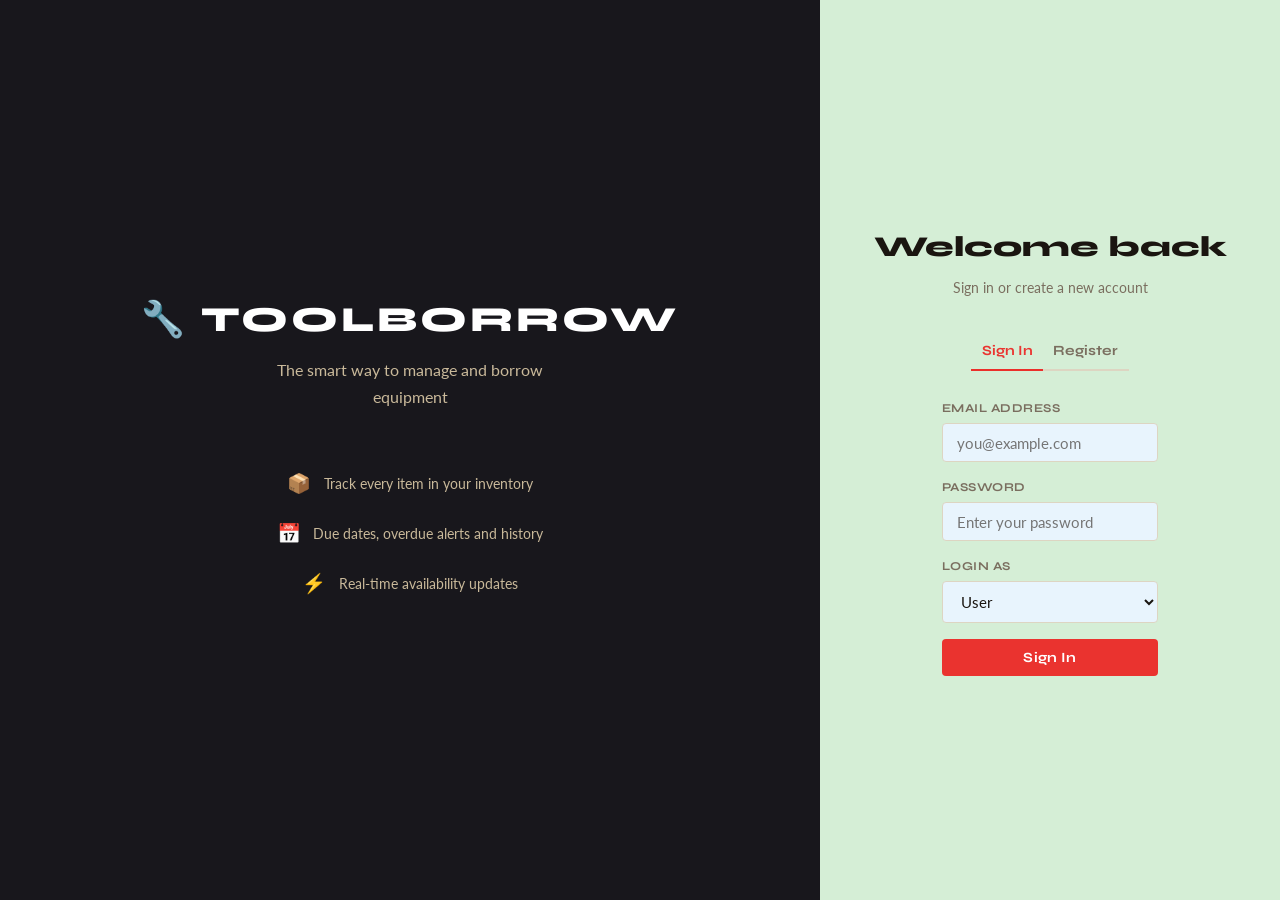
<file: toolborrow/index.html>
<!DOCTYPE html>
<html lang="en">
<head>
  <meta charset="UTF-8">
  <meta name="viewport" content="width=device-width, initial-scale=1.0">
  <title>ToolBorrow — Login</title>
  <link href="https://fonts.googleapis.com/css2?family=Syne:wght@400;600;700;800&family=Fira+Code:wght@400;500&family=Lato:wght@300;400;700&display=swap" rel="stylesheet">
  <link rel="stylesheet" href="style.css">
</head>
<body>

<div class="login-page">

  <div class="login-page__brand">
    <div class="login-page__logo">🔧 TOOLBORROW</div>
    <p class="login-page__tagline">The smart way to manage and borrow equipment</p>
    <div class="login-page__feature"><span class="login-page__feature-icon">📦</span> Track every item in your inventory</div>
    <div class="login-page__feature"><span class="login-page__feature-icon">📅</span> Due dates, overdue alerts and history</div>
    <div class="login-page__feature"><span class="login-page__feature-icon">⚡</span> Real-time availability updates</div>
  </div>

  
  <div class="login-page__form-wrap">
    <h2>Welcome back</h2>
    <p>Sign in or create a new account</p>

    
    <div class="tabs">
      <button class="tab-link tab-link--active" onclick="switchTab('login')">Sign In</button>
      <button class="tab-link" onclick="switchTab('register')">Register</button>
    </div>

    
    <div id="pane-login" class="tab-pane tab-pane--active">
      <div id="loginError" class="form-error"></div>
      <div class="field">
        <label>Email address</label>
        <input type="email" id="loginEmail" placeholder="you@example.com" autocomplete="email">
      </div>
      <div class="field">
        <label>Password</label>
        <input type="password" id="loginPassword" placeholder="Enter your password" autocomplete="current-password">
      </div>
      <div class="field">
        <label>Login as</label>
        <select id="loginRole">
          <option value="user">User</option>
          <option value="admin">Admin</option>
        </select>
      </div>
      <button class="btn btn--primary btn--full" id="loginBtn" onclick="handleLogin()">Sign In</button>

    </div>

    
    <div id="pane-register" class="tab-pane">
      <div id="registerError" class="form-error"></div>
      <div class="field">
        <label>Full name <span class="req">*</span></label>
        <input type="text" id="regName" placeholder="Jane Smith" autocomplete="name">
      </div>
      <div class="field">
        <label>Email address <span class="req">*</span></label>
        <input type="email" id="regEmail" placeholder="you@example.com" autocomplete="email">
      </div>
      <div class="field">
        <label>Password <span class="req">*</span></label>
        <input type="password" id="regPassword" placeholder="At least 6 characters" autocomplete="new-password">
      </div>
      <button class="btn btn--primary btn--full" id="registerBtn" onclick="handleRegister()">Create Account</button>
      
    </div>
  </div>

</div>

<script src="app.js"></script>
<script>
  
  (function () {
    if (!isLoggedIn()) return;
    const role = getUser()?.role;
    window.location.href = role === 'admin' ? '/toolborrow/admin.html' : '/toolborrow/user.html';
  })();

  function switchTab(name) {
    document.querySelectorAll('.tab-link').forEach((t, i) =>
      t.classList.toggle('tab-link--active', (i === 0 && name === 'login') || (i === 1 && name === 'register')));
    document.getElementById('pane-login').classList.toggle('tab-pane--active', name === 'login');
    document.getElementById('pane-register').classList.toggle('tab-pane--active', name === 'register');
  }

  function setError(id, msg) {
    const el = document.getElementById(id);
    el.textContent = msg;
    el.classList.toggle('form-error--show', !!msg);
  }

  function setBtnLoading(id, loading) {
    const btn = document.getElementById(id);
    btn.classList.toggle('btn--loading', loading);
    btn.textContent = loading ? (id === 'loginBtn' ? 'Signing in…' : 'Creating account…') : (id === 'loginBtn' ? 'Sign In' : 'Create Account');
  }

  async function handleLogin() {
    const email    = document.getElementById('loginEmail').value.trim();
    const password = document.getElementById('loginPassword').value;
    const role     = document.getElementById('loginRole').value;
    setError('loginError', '');
    if (!email || !password) { setError('loginError', 'Email and password are required.'); return; }

    setBtnLoading('loginBtn', true);
    try {
      const res = await apiFetch('/auth/login', { method: 'POST', body: { email, password, role } });
      setSession(res.token, res.user);
      window.location.href = res.user.role === 'admin' ? '/toolborrow/admin.html' : '/toolborrow/user.html';
    } catch (e) {
      setError('loginError', e.message);
      setBtnLoading('loginBtn', false);
    }
  }

  async function handleRegister() {
    const name     = document.getElementById('regName').value.trim();
    const email    = document.getElementById('regEmail').value.trim();
    const password = document.getElementById('regPassword').value;
    setError('registerError', '');

    if (!name || !email || !password) { setError('registerError', 'All fields are required.'); return; }
    if (password.length < 6)          { setError('registerError', 'Password must be at least 6 characters.'); return; }

    setBtnLoading('registerBtn', true);
    try {
      await apiFetch('/auth/register', { method: 'POST', body: { name, email, password } });
      
      const res = await apiFetch('/auth/login', { method: 'POST', body: { email, password } });
      setSession(res.token, res.user);
      window.location.href = '/toolborrow/user.html';
    } catch (e) {
      setError('registerError', e.message);
      setBtnLoading('registerBtn', false);
    }
  }

  
  document.addEventListener('keydown', e => {
    if (e.key !== 'Enter') return;
    const active = document.querySelector('.tab-pane--active');
    if (active?.id === 'pane-login')    handleLogin();
    if (active?.id === 'pane-register') handleRegister();
  });
</script>
</body>
</html>
</file>
<file: toolborrow/style.css>
:root {
  --bg:          #e8f4fd;
  --surface:     #d5eed6;
  --surface2:    #d6eaf8;
  --border:      #ddd5c2;
  --accent:      #ee0d0dd3;
  --accent-h:    #f1240d;
  --accent-dim:  rgba(192,57,43,.08);
  --text:        #1a1510;
  --text-2:      #4a3f35;
  --muted:       #7a6e5f;
  --green:       #27ae60;
  --blue:        #2980b9;
  --orange:      #f19748;
  --red:         #f00f0f;
  --grey:        #95a5a6;
  --sidebar-bg:  #18171c;
  --sidebar-bd:  #2a2420;
  --sidebar-txt: #c9b99a;
  --shadow-sm:   0 1px 4px rgba(0,0,0,.08);
  --shadow:      0 4px 16px rgba(0,0,0,.12);
  --shadow-lg:   0 8px 32px rgba(0,0,0,.16);
  --r:           8px;
  --r-sm:        4px;
}


*,*::before,*::after { margin:0; padding:0; box-sizing:border-box; }
html { scroll-behavior:smooth; }
body { background:var(--bg); color:var(--text); font-family:'Lato',sans-serif; font-size:15px; line-height:1.6; min-height:100vh; }
a { color:var(--accent); text-decoration:none; }
button { cursor:pointer; font-family:inherit; }
input,select,textarea { font-family:inherit; font-size:inherit; }
img { max-width:100%; }


.text--muted   { color:var(--muted); font-size:.85em; }
.text--sm      { font-size:.85rem; }
.text--mono    { font-family:'Fira Code',monospace; }
.font-head     { font-family:'Syne',sans-serif; font-weight:700; }


.btn {
  display:inline-flex; align-items:center; gap:.4rem;
  border:none; border-radius:var(--r-sm);
  padding:.65rem 1.4rem;
  font-family:'Syne',sans-serif; font-size:.88rem; font-weight:700;
  letter-spacing:.3px; cursor:pointer; transition:all .18s; white-space:nowrap;
}
.btn--primary  { background:var(--accent); color:#fff; }
.btn--primary:hover { background:var(--accent-h); transform:translateY(-1px); box-shadow:0 4px 12px rgba(192,57,43,.3); }
.btn--outline  { background:transparent; border:1.5px solid var(--border); color:var(--text-2); }
.btn--outline:hover { border-color:var(--accent); color:var(--accent); background:var(--accent-dim); }
.btn--ghost    { background:transparent; border:1.5px solid var(--border); color:var(--muted); }
.btn--ghost:hover { border-color:var(--accent); color:var(--accent); background:var(--accent-dim); }
.btn--danger   { background:transparent; border:1.5px solid var(--border); color:var(--red); }
.btn--danger:hover { background:#fff5f5; border-color:var(--red); }
.btn--sm  { padding:.45rem 1rem; font-size:.82rem; }
.btn--xs  { padding:.28rem .7rem; font-size:.76rem; }
.btn--full { width:100%; justify-content:center; }
.btn--loading { opacity:.7; pointer-events:none; }


.field { display:flex; flex-direction:column; gap:.3rem; }
.field label { font-size:.75rem; font-weight:700; color:var(--muted); text-transform:uppercase; letter-spacing:.5px; font-family:'Syne',sans-serif; }
.field label .req { color:var(--accent); }

input[type=text],input[type=email],input[type=password],
input[type=date],input[type=number],select,textarea {
  background:var(--bg); border:1.5px solid var(--border); border-radius:var(--r-sm);
  color:var(--text); padding:.6rem .9rem; outline:none; transition:border .18s; width:100%;
}
input:focus,select:focus,textarea:focus { border-color:var(--accent); background:#fff; }
input[readonly] { opacity:.7; cursor:default; }
textarea { resize:vertical; min-height:80px; }
select option { background:#fff; }

.form-row { display:grid; grid-template-columns:1fr 1fr; gap:1rem; }
.form-row--3 { grid-template-columns:1fr 1fr 1fr; }
.form-col { display:flex; flex-direction:column; gap:.85rem; }


.badge {
  display:inline-block; padding:.18rem .55rem; border-radius:3px;
  font-family:'Fira Code',monospace; font-size:.7rem; font-weight:600; text-transform:lowercase;
}
.badge--green  { background:rgba(39,174,96,.12);  color:var(--green);  border:1px solid var(--green); }
.badge--blue   { background:rgba(41,128,185,.12); color:var(--blue);   border:1px solid var(--blue); }
.badge--orange { background:rgba(230,126,34,.12); color:var(--orange); border:1px solid var(--orange); }
.badge--red    { background:rgba(192,57,43,.12);  color:var(--red);    border:1px solid var(--red); }
.badge--grey   { background:rgba(149,165,166,.12);color:var(--grey);   border:1px solid var(--grey); }


.pill { display:inline-block; padding:.2rem .6rem; border-radius:20px; font-size:.75rem; font-weight:700; font-family:'Syne',sans-serif; }
.pill--green  { background:rgba(39,174,96,.12);  color:var(--green); }
.pill--red    { background:rgba(192,57,43,.12);  color:var(--red); }
.pill--blue   { background:rgba(41,128,185,.12); color:var(--blue); }
.pill--orange { background:rgba(230,126,34,.12); color:var(--orange); }
.pill--grey   { background:rgba(149,165,166,.15);color:var(--grey); }


.modal { display:none; position:fixed; inset:0; z-index:900; align-items:center; justify-content:center; padding:1rem; }
.modal--open { display:flex; }
.modal__backdrop { position:absolute; inset:0; background:rgba(26,21,16,.5); backdrop-filter:blur(2px); }
.modal__box {
  position:relative; background:var(--surface); border-radius:var(--r);
  width:100%; max-width:540px; max-height:90vh; overflow-y:auto;
  box-shadow:var(--shadow-lg); animation:modalIn .22s ease;
}
@keyframes modalIn { from { opacity:0; transform:scale(.95) translateY(-10px); } to { opacity:1; transform:none; } }
.modal__head { display:flex; align-items:center; justify-content:space-between; padding:1.25rem 1.5rem; border-bottom:1px solid var(--border); }
.modal__head h3 { font-family:'Syne',sans-serif; font-weight:700; font-size:1.05rem; }
.modal__close { background:none; border:none; font-size:1.4rem; color:var(--muted); line-height:1; padding:.1rem .3rem; border-radius:4px; }
.modal__close:hover { color:var(--text); background:var(--surface2); }
.modal__body { padding:1.5rem; display:flex; flex-direction:column; gap:1rem; }
.modal__foot { padding:1rem 1.5rem; border-top:1px solid var(--border); display:flex; gap:.75rem; justify-content:flex-end; }


.tb-toast {
  position:fixed; bottom:1.75rem; right:1.75rem; z-index:9999;
  display:flex; align-items:center; gap:.6rem;
  background:var(--text); color:#fff; border-radius:var(--r-sm);
  padding:.75rem 1.25rem; font-size:.875rem; font-family:'Fira Code',monospace;
  box-shadow:var(--shadow-lg); opacity:0; transform:translateY(16px);
  transition:all .28s ease; pointer-events:none; max-width:360px;
}
.tb-toast--show { opacity:1; transform:none; }
.tb-toast--error { background:#922b21; }
.tb-toast__icon { font-style:normal; font-weight:700; }


.tbl-wrap { overflow-x:auto; }
.tbl { width:100%; border-collapse:collapse; font-size:.875rem; }
.tbl th {
  background:var(--surface2); padding:.6rem 1rem; text-align:left;
  font-family:'Fira Code',monospace; font-size:.7rem; color:var(--muted);
  letter-spacing:.5px; border-bottom:2px solid var(--border); white-space:nowrap;
}
.tbl td { padding:.65rem 1rem; border-bottom:1px solid var(--border); color:var(--text); vertical-align:middle; }
.tbl tr:last-child td { border-bottom:none; }
.tbl tr:hover td { background:var(--accent-dim); }
.tbl__empty { text-align:center; padding:2.5rem; color:var(--muted); font-style:italic; }
.tbl__id { font-family:'Fira Code',monospace; font-size:.8rem; color:var(--muted); }
.tbl__icon { margin-right:.35rem; }
.tbl__desc { max-width:200px; overflow:hidden; text-overflow:ellipsis; white-space:nowrap; color:var(--muted); font-size:.85rem; }
.tbl__actions { display:flex; gap:.4rem; }
.tbl__you { font-size:.75rem; color:var(--muted); font-style:italic; }
.tbl__row--alert td { background:rgba(192,57,43,.04); }
.tbl__row--alert:hover td { background:rgba(192,57,43,.09); }

.search-bar { display:flex; gap:.75rem; align-items:center; flex-wrap:wrap; }
.search-bar__input { position:relative; flex:1; min-width:180px; }
.search-bar__input input { padding-left:2.2rem; }
.search-bar__input::before { content:'🔍'; position:absolute; left:.7rem; top:50%; transform:translateY(-50%); font-size:.85rem; pointer-events:none; }

.stats-grid { display:grid; grid-template-columns:repeat(auto-fit,minmax(145px,1fr)); gap:1rem; }
.stat-card {
  background:var(--surface); border:1px solid var(--border); border-radius:var(--r);
  padding:1.25rem 1.4rem; box-shadow:var(--shadow-sm);
  display:flex; flex-direction:column; gap:.3rem;
}
.stat-card__label { font-size:.75rem; text-transform:uppercase; letter-spacing:.7px; color:var(--muted); font-family:'Syne',sans-serif; font-weight:700; }
.stat-card__value { font-family:'Syne',sans-serif; font-weight:800; font-size:2rem; color:var(--text); line-height:1.1; }
.stat-card--accent .stat-card__value { color:var(--accent); }
.stat-card--green  .stat-card__value { color:var(--green); }
.stat-card--blue   .stat-card__value { color:var(--blue); }
.stat-card--orange .stat-card__value { color:var(--orange); }

.panel { background:var(--surface); border:1px solid var(--border); border-radius:var(--r); overflow:hidden; box-shadow:var(--shadow-sm); }
.panel__head { display:flex; align-items:center; justify-content:space-between; padding:.8rem 1.25rem; background:var(--surface2); border-bottom:1px solid var(--border); gap:.75rem; flex-wrap:wrap; }
.panel__title { font-family:'Syne',sans-serif; font-weight:700; font-size:.88rem; color:var(--accent); text-transform:uppercase; letter-spacing:1px; }
.panel__body { padding:1.25rem; }

.qty { font-family:'Fira Code',monospace; font-size:.8rem; background:var(--surface2); padding:.15rem .45rem; border-radius:3px; border:1px solid var(--border); }

.user-cell { display:flex; align-items:center; gap:.6rem; }
.user-cell__initial { width:28px; height:28px; background:var(--accent); color:#fff; border-radius:50%; display:flex; align-items:center; justify-content:center; font-family:'Syne',sans-serif; font-weight:700; font-size:.8rem; flex-shrink:0; }

.login-page {
  min-height:100vh; display:flex; align-items:stretch;
}

.login-page__brand {
  flex:1; background:var(--sidebar-bg);
  display:flex; flex-direction:column; align-items:center; justify-content:center;
  padding:3rem; text-align:center;
}
.login-page__logo { font-family:'Syne',sans-serif; font-weight:800; font-size:2.2rem; color:#fff; letter-spacing:3px; text-transform:uppercase; margin-bottom:.5rem; }
.login-page__tagline { color:var(--sidebar-txt); font-size:1rem; max-width:280px; line-height:1.7; margin-bottom:3rem; }
.login-page__feature { display:flex; align-items:center; gap:.8rem; color:var(--sidebar-txt); margin:.6rem 0; font-size:.9rem; }
.login-page__feature-icon { font-size:1.2rem; }

.login-page__form-wrap {
  width:460px; display:flex; flex-direction:column; align-items:center; justify-content:center;
  padding:2.5rem; background:var(--surface);
}
.login-page__form-wrap h2 { font-family:'Syne',sans-serif; font-weight:800; font-size:1.8rem; margin-bottom:.4rem; }
.login-page__form-wrap p { color:var(--muted); margin-bottom:2rem; font-size:.9rem; }

.tabs { display:flex; border-bottom:2px solid var(--border); margin-bottom:1.75rem; }
.tab-link { flex:1; padding:.65rem; text-align:center; font-family:'Syne',sans-serif; font-weight:700; font-size:.88rem; border:none; background:none; color:var(--muted); cursor:pointer; border-bottom:2px solid transparent; margin-bottom:-2px; transition:all .18s; }
.tab-link--active { color:var(--accent); border-bottom-color:var(--accent); }

.tab-pane { display:none; }
.tab-pane--active { display:flex; flex-direction:column; gap:1rem; }

.form-error { background:rgba(192,57,43,.08); border:1px solid rgba(192,57,43,.25); border-radius:var(--r-sm); padding:.65rem .9rem; color:var(--accent); font-size:.875rem; display:none; }
.form-error--show { display:block; }

.login-divider { text-align:center; color:var(--muted); font-size:.8rem; position:relative; }
.login-divider::before,.login-divider::after { content:''; position:absolute; top:50%; width:40%; height:1px; background:var(--border); }
.login-divider::before { left:0; } .login-divider::after { right:0; }

.admin-layout { display:flex; min-height:100vh; }

.sidebar {
  width:300px; background:var(--sidebar-bg); flex-shrink:0;
  display:flex; flex-direction:column; position:sticky; top:0; height:100vh; overflow-y:auto;
  border-right:1px solid var(--sidebar-bd);
}
.sidebar__logo { padding:1.5rem 1.25rem 1rem; border-bottom:1px solid var(--sidebar-bd); }
.sidebar__logo-text { font-family:'Syne',sans-serif; font-weight:800; font-size:1.15rem; color:#fff; letter-spacing:2px; text-transform:uppercase; display:flex; align-items:center; gap:.5rem; }
.sidebar__logo-sub  { font-size:.7rem; color:var(--sidebar-txt); letter-spacing:1px; margin-top:.1rem; font-family:'Fira Code',monospace; }

.sidebar__nav { flex:1; padding:1rem 0; }
.nav__section-label { font-family:'Fira Code',monospace; font-size:.65rem; letter-spacing:1.5px; color:rgba(201,185,154,.4); text-transform:uppercase; padding:.4rem 1.25rem; margin-top:.5rem; }
.nav__item {
  display:flex; align-items:center; gap:.7rem;
  padding:.65rem 1.25rem; color:var(--sidebar-txt); cursor:pointer;
  font-family:'Syne',sans-serif; font-weight:600; font-size:.875rem;
  border-left:3px solid transparent; transition:all .15s;
}
.nav__item:hover { background:rgba(255,255,255,.05); color:#fff; }
.nav__item--active { background:rgba(192,57,43,.15); color:#fff; border-left-color:var(--accent); }
.nav__item__icon { font-size:1rem; width:20px; text-align:center; }

.sidebar__user {
  padding:1rem 1.25rem; border-top:1px solid var(--sidebar-bd);
  display:flex; align-items:center; gap:.7rem;
}
.sidebar__avatar { width:32px; height:32px; background:var(--accent); border-radius:50%; display:flex; align-items:center; justify-content:center; font-family:'Syne',sans-serif; font-weight:800; font-size:.85rem; color:#fff; flex-shrink:0; }
.sidebar__info { flex:1; min-width:0; }
.sidebar__name  { font-size:.85rem; font-weight:700; color:#fff; white-space:nowrap; overflow:hidden; text-overflow:ellipsis; }
.sidebar__email { font-size:.7rem; color:var(--sidebar-txt); white-space:nowrap; overflow:hidden; text-overflow:ellipsis; font-family:'Fira Code',monospace; }
.sidebar__logout { background:none; border:none; color:var(--sidebar-txt); font-size:.85rem; cursor:pointer; padding:.2rem; font-family:'Syne',sans-serif; font-weight:600; transition:color .15s; flex-shrink:0; }
.sidebar__logout:hover { color:var(--accent-h); }

.admin-main { flex:1; display:flex; flex-direction:column; min-width:0; }
.admin-topbar { background:var(--surface); border-bottom:1px solid var(--border); padding:.9rem 1.75rem; display:flex; align-items:center; justify-content:space-between; position:sticky; top:0; z-index:50; box-shadow:var(--shadow-sm); }
.admin-topbar h1 { font-family:'Syne',sans-serif; font-weight:800; font-size:1.35rem; }
.admin-topbar__right { display:flex; align-items:center; gap:.75rem; }

.mobile-menu-btn { display:none; background:none; border:none; font-size:1.4rem; padding:.3rem; }

.admin-content { flex:1; padding:1.75rem; max-width:1100px; width:100%; }

.section { display:none; }
.section--active { display:block; animation:fadeIn .22s ease; }
@keyframes fadeIn { from { opacity:0; transform:translateY(8px); } to { opacity:1; transform:none; } }

.section__head { display:flex; align-items:center; justify-content:space-between; margin-bottom:1.25rem; flex-wrap:wrap; gap:.75rem; }
.section__head h2 { font-family:'Syne',sans-serif; font-weight:700; font-size:1.1rem; }

.user-layout { display:flex; flex-direction:column; min-height:100vh; }

.user-topnav {
  background:var(--accent); padding:0 2rem; height:60px;
  display:flex; align-items:center; justify-content:space-between;
  position:sticky; top:0; z-index:100; box-shadow:0 2px 12px rgba(192,57,43,.3);
}
.user-topnav__logo { font-family:'Syne',sans-serif; font-weight:800; font-size:1.2rem; color:#fff; letter-spacing:2px; text-transform:uppercase; display:flex; align-items:center; gap:.5rem; }
.user-topnav__right { display:flex; align-items:center; gap:1rem; }
.user-topnav__avatar { width:32px; height:32px; background:rgba(255,255,255,.2); border-radius:50%; display:flex; align-items:center; justify-content:center; font-family:'Syne',sans-serif; font-weight:800; color:#fff; font-size:.85rem; }
.user-topnav__name { color:#fff; font-size:.9rem; font-weight:600; font-family:'Syne',sans-serif; }
.user-topnav__logout { background:rgba(255,255,255,.15); border:none; color:#fff; padding:.35rem .85rem; border-radius:var(--r-sm); font-family:'Syne',sans-serif; font-weight:700; font-size:.8rem; letter-spacing:.3px; cursor:pointer; transition:background .15s; }
.user-topnav__logout:hover { background:rgba(255,255,255,.25); }

.limit-bar { background:var(--surface); border-bottom:1px solid var(--border); padding:.6rem 2rem; display:flex; align-items:center; gap:1.25rem; }
.limit__label { font-size:.8rem; font-family:'Syne',sans-serif; font-weight:700; color:var(--muted); white-space:nowrap; }
.limit__track { flex:1; max-width:200px; background:var(--border); border-radius:20px; height:6px; overflow:hidden; }
.limit__fill { height:100%; background:var(--green); border-radius:20px; transition:width .4s ease; }
.limit__fill--warn { background:var(--orange); }
.limit__fill--full { background:var(--red); }
.limit__text { font-family:'Fira Code',monospace; font-size:.78rem; color:var(--muted); white-space:nowrap; }

.user-content { flex:1; padding:1.75rem 2rem; max-width:1100px; width:100%; margin:0 auto; }

.tool-grid-wrap { display:grid; grid-template-columns:repeat(auto-fill,minmax(185px,1fr)); gap:1rem; padding:1.25rem 0; }
.tool-card {
  background:var(--surface2); border:1.5px solid var(--border); border-radius:var(--r);
  padding:1.1rem 1rem; text-align:center; transition:all .18s; position:relative;
}
.tool-card--clickable { cursor:pointer; }
.tool-card--clickable:hover { border-color:var(--accent); background:var(--accent-dim); transform:translateY(-3px); box-shadow:0 6px 20px rgba(192,57,43,.14); }
.tool-card--unavailable { opacity:.6; }
.tool-card__icon { font-size:2rem; margin-bottom:.55rem; }
.tool-card__name { font-family:'Syne',sans-serif; font-weight:700; font-size:.88rem; margin-bottom:.2rem; }
.tool-card__cat  { font-size:.72rem; color:var(--muted); margin-bottom:.35rem; }
.tool-card__desc { font-size:.78rem; color:var(--muted); margin-bottom:.7rem; line-height:1.4; min-height:2.2em; }
.tool-card__footer { display:flex; align-items:center; justify-content:space-between; gap:.4rem; flex-wrap:wrap; }
.tool-card__qty { font-family:'Fira Code',monospace; font-size:.7rem; color:var(--muted); }

.grid__empty { text-align:center; padding:3rem; color:var(--muted); font-style:italic; grid-column:1/-1; }


.tabs-bar { display:flex; gap:.15rem; border-bottom:2px solid var(--border); margin-bottom:1.25rem; }
.tab__btn { padding:.6rem 1.25rem; background:none; border:none; font-family:'Syne',sans-serif; font-weight:700; font-size:.875rem; color:var(--muted); cursor:pointer; border-bottom:2px solid transparent; margin-bottom:-2px; transition:all .15s; position:relative; }
.tab__btn:hover { color:var(--text); }
.tab__btn--active { color:var(--accent); border-bottom-color:var(--accent); }
.tab__btn .tab__count { background:var(--accent); color:#fff; font-size:.65rem; padding:.1rem .35rem; border-radius:10px; margin-left:.35rem; vertical-align:middle; }
.tab__content { display:none; }
.tab__content--active { display:block; animation:fadeIn .2s ease; }


.rent-info { background:var(--surface2); border-radius:var(--r-sm); padding:.9rem 1rem; border:1px solid var(--border); }
.rent-info__tool { font-family:'Syne',sans-serif; font-weight:700; font-size:1rem; margin-bottom:.2rem; }
.rent-info__note { font-size:.82rem; color:var(--muted); }


@media (max-width:900px) {
  .login-page__brand { display:none; }
  .login-page__form-wrap { width:100%; }
  .sidebar { position:fixed; left:-240px; top:0; z-index:200; height:100vh; transition:left .28s; }
  .sidebar--open { left:0; box-shadow:4px 0 24px rgba(0,0,0,.3); }
  .mobile-menu-btn { display:block; }
  .admin-content { padding:1rem; }
  .form-row { grid-template-columns:1fr; }
}
@media (max-width:600px) {
  .stats-grid { grid-template-columns:1fr 1fr; }
  .user-content { padding:1rem; }
  .tool-grid-wrap { grid-template-columns:repeat(auto-fill,minmax(145px,1fr)); }
  .limit-bar { flex-wrap:wrap; gap:.5rem; }
}
</file>
